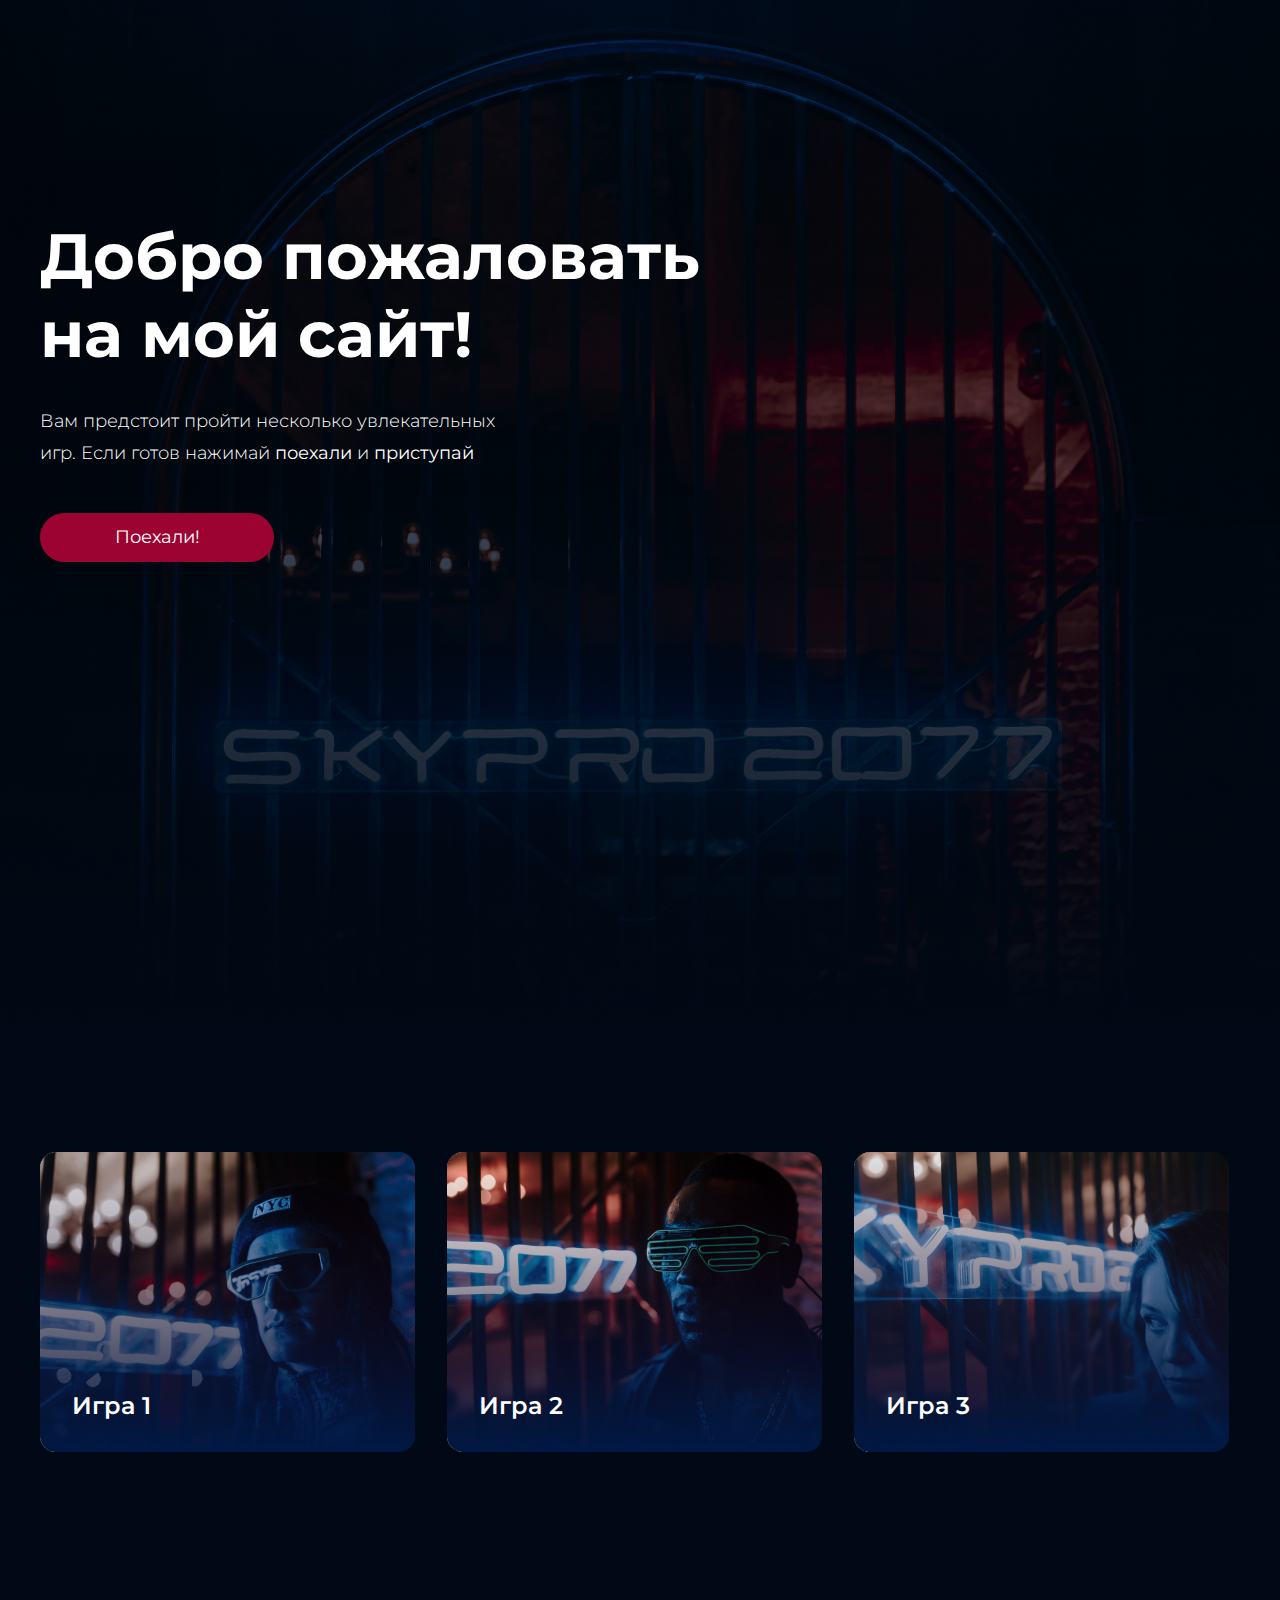
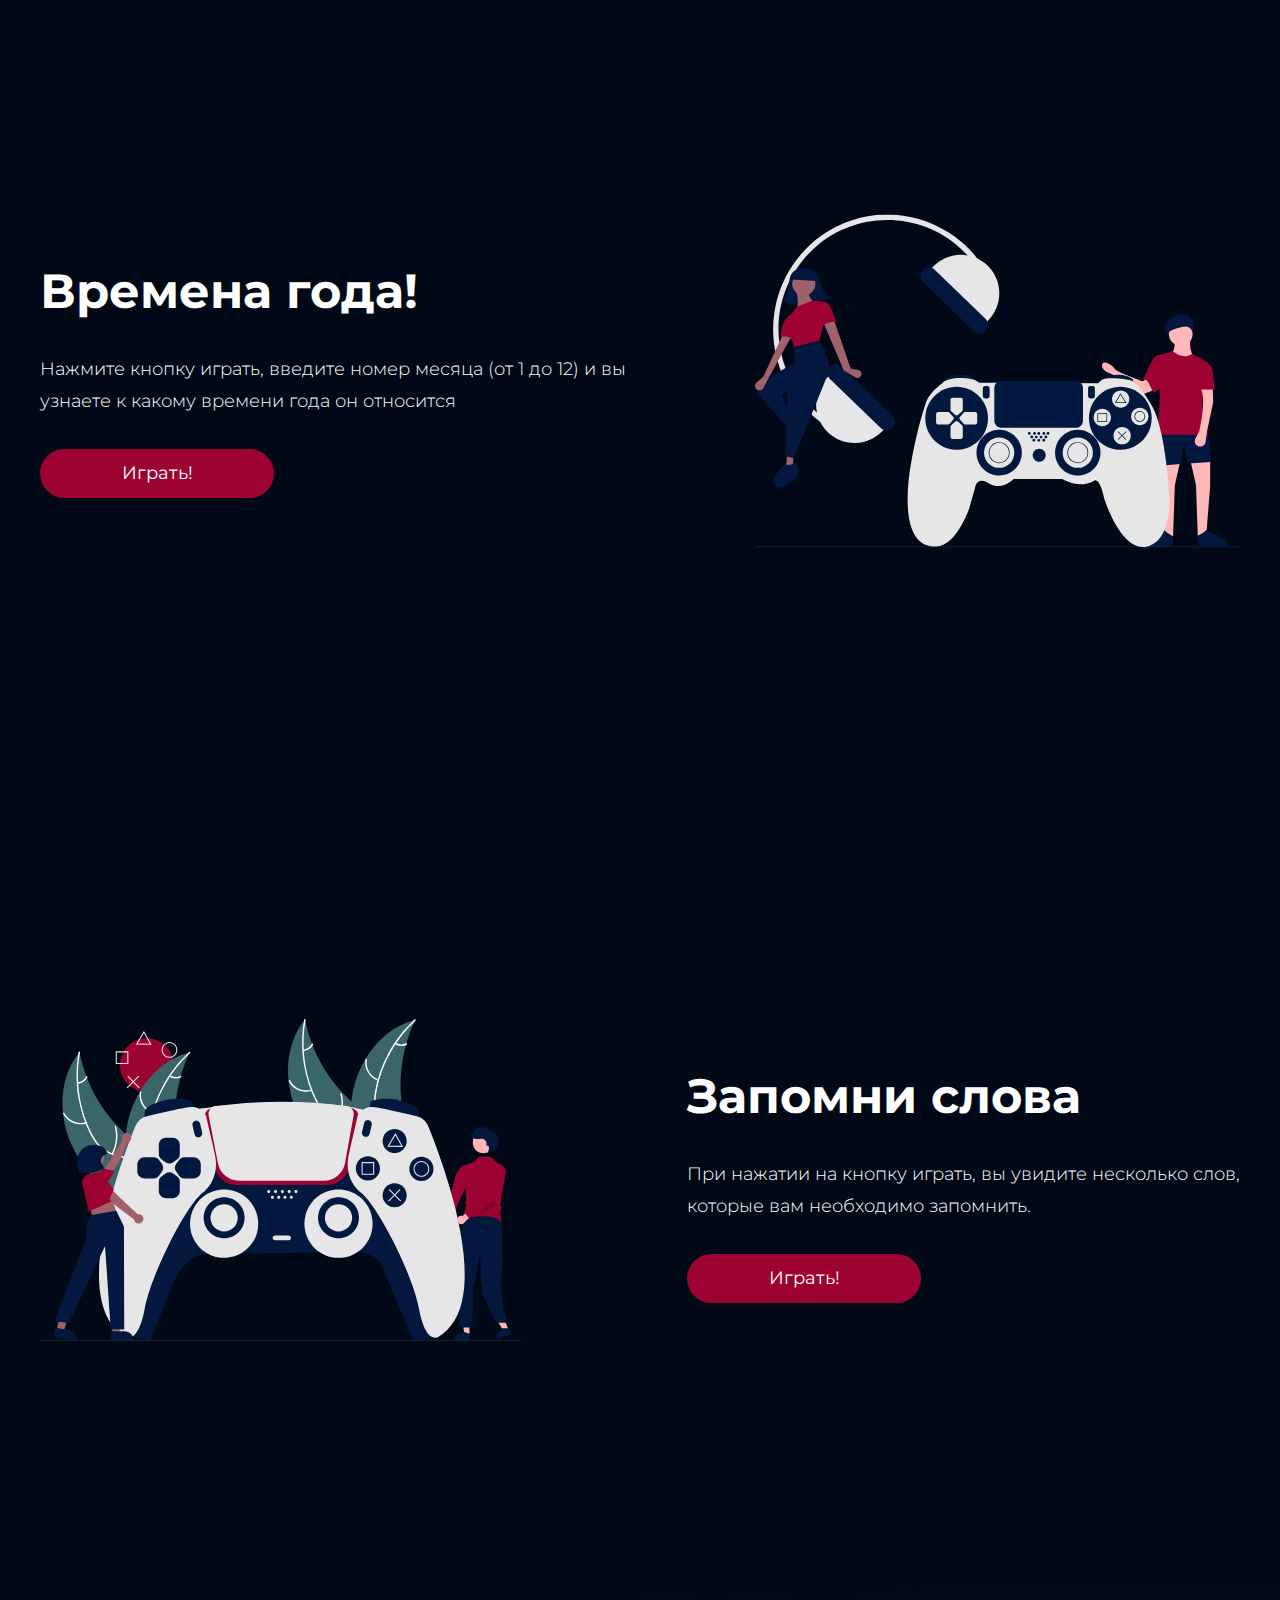
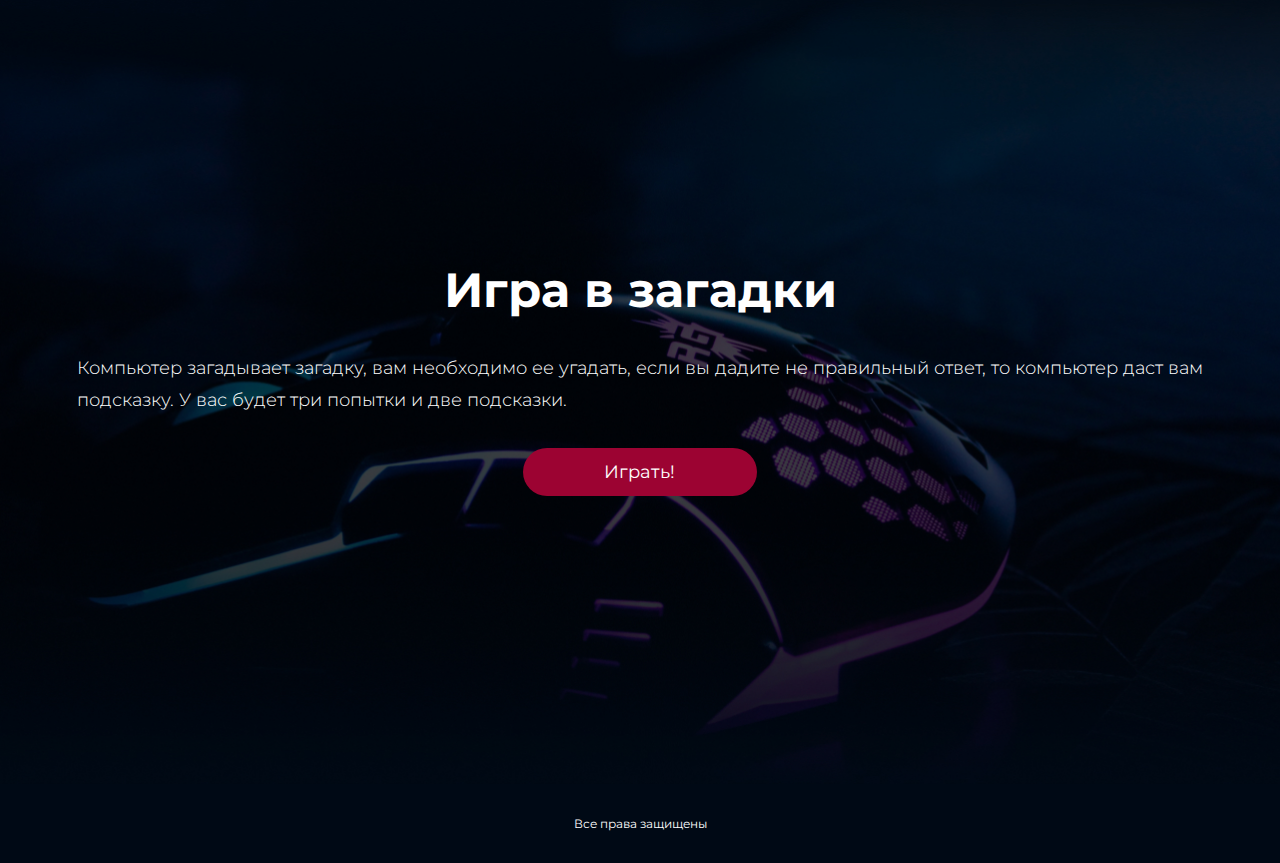
<file: index.html>
<!DOCTYPE html>
<html lang="en">
<head>
    <meta charset="UTF-8">
    <meta http-equiv="X-UA-Compatible" content="IE=edge">
    <meta name="viewport" content="width=device-width, initial-scale=1.0">
    <title> Homework1</title>
    <link rel="preconnect" href="https://fonts.googleapis.com">
<link rel="preconnect" href="https://fonts.gstatic.com" crossorigin>
<link rel="preconnect" href="https://fonts.googleapis.com">
<link rel="preconnect" href="https://fonts.gstatic.com" crossorigin>
<link href="https://fonts.googleapis.com/css2?family=Montserrat:wght@300;400;500;600&display=swap" rel="stylesheet">
    <link rel="stylesheet" href="./style.css">
</head>
<body>
<header class="header center">
 <h1 class="top-text">Добро пожаловать<br>на мой сайт!</h1>
  <p class="top-title">Вам предстоит пройти несколько увлекательных<br>игр. Если готов нажимай <strong>поехали</strong> и <strong>приступай</strong></p> 
 <button class="button" type="submit">Поехали!</button>
</header>
  <section class="games-box center">
    <div class="games">
  <div class="games__item games__item1">
    <a class="games__text" href="#">Игра 1</a>
     </div>
  <div class="games__item games__item2">
    <a class="games__text" href="#">Игра 2</a>
  </div>
  <div class="games__item games__item3">
    <a class="games__text" href="#">Игра 3</a>
  </div>
</div>
  </section> 
  <div class="game1 center">
    <div class="left">
      <h2 class="game__text">Времена года!</h2>
      <p class="game__title">Нажмите кнопку играть, введите номер месяца (от 1 до 12) и вы<br>узнаете к какому времени года он относится</p>
      <button onclick="monthNumber();" class="button" type="submit">Играть!</button>
    </div>
    <div class="console">
      <img class="console1" src="./img/console.svg.svg" alt="Игровая консоль">
    </div>
  </div> 
  <div class="game2 center">
    <div class="left">
      <h2 class="game__text">Запомни слова </h2>
      <p class="game__title">При нажатии на кнопку играть, вы увидите несколько слов,<br>которые вам необходимо запомнить.</p>
      <button onclick="word();" class="button" type="submit">Играть!</button>
    </div>
    <div class="console">
      <img class="console2" src="./img/console.svg2.svg" alt="Игровая консоль">
    </div>
  </div> 
  <div class="game3 center">
    <div class="game-down">
      <h2 class="game__text">Игра в загадки</h2>
      <p class="game__title">Компьютер загадывает загадку, вам необходимо ее угадать, если вы дадите не правильный ответ, то компьютер даст вам<br>подсказку. У вас будет три попытки и две подсказки.</p>
      <button class="button" type="submit">Играть!</button>
    </div>
  </div> 
  <footer class="footer-game center">
    <p class="footer__title">Все права защищены</p>
  </footer>
  <script src="script.js"></script>
  
</body>
</html>
</file>
<file: style.css>
* {
  margin: 0;
  padding: 0;
}

.center {
  padding-left: calc(50% - 600px);
  padding-right: calc(50% - 600px);
}

.header {
  height: 1024px;
  background-image: url(img/Rectangle\ 1.jpg);
  background-repeat: no-repeat;
  background-position: center;
  background-size: cover;
  display: flex;
  flex-direction: column;
  flex-wrap: wrap;
}

.top-text {
  margin-top: 217.1px;
  margin-bottom: 32px;
  font-family: "Montserrat";
  font-style: normal;
  font-weight: 700;
  font-size: 64px;
  line-height: 78px;
  display: flex;
  align-items: center;
  color: #FFFFFF;
}

.top-title {
  font-family: "Montserrat";
  font-style: normal;
  font-weight: 300;
  font-size: 18px;
  line-height: 32px;
  color: #FFFFFF;
  margin-bottom: 44px;
}

.button {
  background: #9C0332;
  border-radius: 30px;
  width: 234.06px;
  height: 48.6px;
  font-family: "Montserrat";
  font-style: normal;
  font-weight: 400;
  font-size: 18px;
  line-height: 22px;
  border: none;
  color: #FFFFFF;
}

.button:hover {
  background: #EB443F;
  border-radius: 30px;
}

.games-box {
  background-color: #000915;
  display: flex;
  flex-wrap: wrap;
}

.games {
  display: flex;
  flex-wrap: wrap;
  row-gap: 32px;
  -moz-column-gap: 32px;
       column-gap: 32px;
  background: #000915;
  padding-top: 128px;
  padding-bottom: 128px;
}

.games__item {
  display: flex;
  align-items: flex-end;
  height: 300px;
  width: 375px;
  background: linear-gradient(180deg, rgba(39, 1, 15, 0) 0%, #001944 100%), url(0023.jpg);
  border-radius: 16px;
}

.games__item:hover {
  border: 3px solid #44D2FF;
  border-radius: 16px;
  transform: scale(1.05);
  box-shadow: 0 0 10px #ccc;
}

.games__item1 {
  background-image: url(img/Rectangle\ 6.jpg);
}

.games__item2 {
  background-image: url(img/Rectangle\ 7.jpg);
}

.games__item3 {
  background-image: url(img/Rectangle\ 8.jpg);
}

.games__text {
  margin-bottom: 32px;
  margin-left: 32px;
  font-family: "Montserrat";
  font-style: normal;
  font-weight: 600;
  font-size: 24px;
  text-decoration: none;
  color: #FFFFFF;
}

.game1 {
  background-color: #000915;
  display: flex;
  flex-wrap: wrap;
  justify-content: space-between;
}

.game2 {
  background-color: #000915;
  display: flex;
  flex-wrap: wrap;
  justify-content: space-between;
  flex-direction: row-reverse;
}

.game3 {
  background-image: url("img/background.jpg.jpg");
  background-repeat: no-repeat;
  background-position: center;
  background-size: cover;
  background-color: #000915;
  display: flex;
  flex-wrap: wrap;
  justify-content: center;
}

.game-down {
  display: flex;
  flex-direction: column;
  align-items: center;
  margin-top: 276px;
  margin-bottom: 288px;
  gap: 32px;
}

.left {
  display: flex;
  flex-direction: column;
  align-items: flex-start;
  margin-top: 282px;
  margin-bottom: 282px;
  gap: 32px;
}

.game__text {
  font-family: "Montserrat";
  font-style: normal;
  font-weight: 700;
  font-size: 48px;
  line-height: 59px;
  display: flex;
  align-items: center;
  color: #FFFFFF;
}

.game__title {
  font-family: "Montserrat";
  font-style: normal;
  font-weight: 300;
  font-size: 18px;
  line-height: 32px;
  display: flex;
  align-items: center;
  color: #FFFFFF;
}

.console {
  margin-top: 233.5px;
  margin-bottom: 233.5px;
}

.footer-game {
  background-color: #000915;
  display: flex;
  justify-content: center;
}

.footer__title {
  font-family: "Montserrat";
  font-style: normal;
  font-weight: 400;
  font-size: 12px;
  line-height: 15px;
  display: flex;
  align-items: center;
  color: #FFFFFF;
  margin-top: 32px;
  margin-bottom: 32px;
}

@media (max-width: 767px) {
  .center {
    padding-left: 16px;
    padding-right: 16px;
  }
  .header {
    align-items: center;
    height: 735px;
  }
  .top-text {
    margin-top: 238.7px;
    font-family: "Montserrat";
    font-style: normal;
    font-weight: 700;
    font-size: 32px;
    line-height: 39px;
    display: flex;
    align-items: center;
    text-align: center;
    color: #FFFFFF;
  }
  .top-title {
    font-family: "Montserrat";
    font-style: normal;
    font-weight: 300;
    font-size: 14px;
    line-height: 22px;
    /* display: flex; */
    text-align: center;
    flex-direction: column;
    color: #FFFFFF;
  }
  .games__item {
    width: 343px;
  }
  .game__text {
    font-family: "Montserrat";
    font-style: normal;
    font-weight: 700;
    font-size: 32px;
    line-height: 39px;
    display: flex;
    align-items: center;
    text-align: center;
    color: #FFFFFF;
  }
  .game__title {
    font-family: "Montserrat";
    font-style: normal;
    font-weight: 300;
    font-size: 14px;
    line-height: 22px;
    display: flex;
    align-items: center;
    text-align: center;
    color: #FFFFFF;
  }
  .left {
    align-items: center;
    margin-top: 51px;
    margin-bottom: 32px;
  }
  .console {
    margin-top: 32px;
    margin-bottom: 85px;
  }
  .console1 {
    width: 344px;
    height: 236px;
  }
  .console2 {
    width: 344px;
    height: 236px;
  }
  .game-down {
    margin-top: 55px;
    margin-bottom: 487px;
  }
}/*# sourceMappingURL=style.css.map */
</file>
